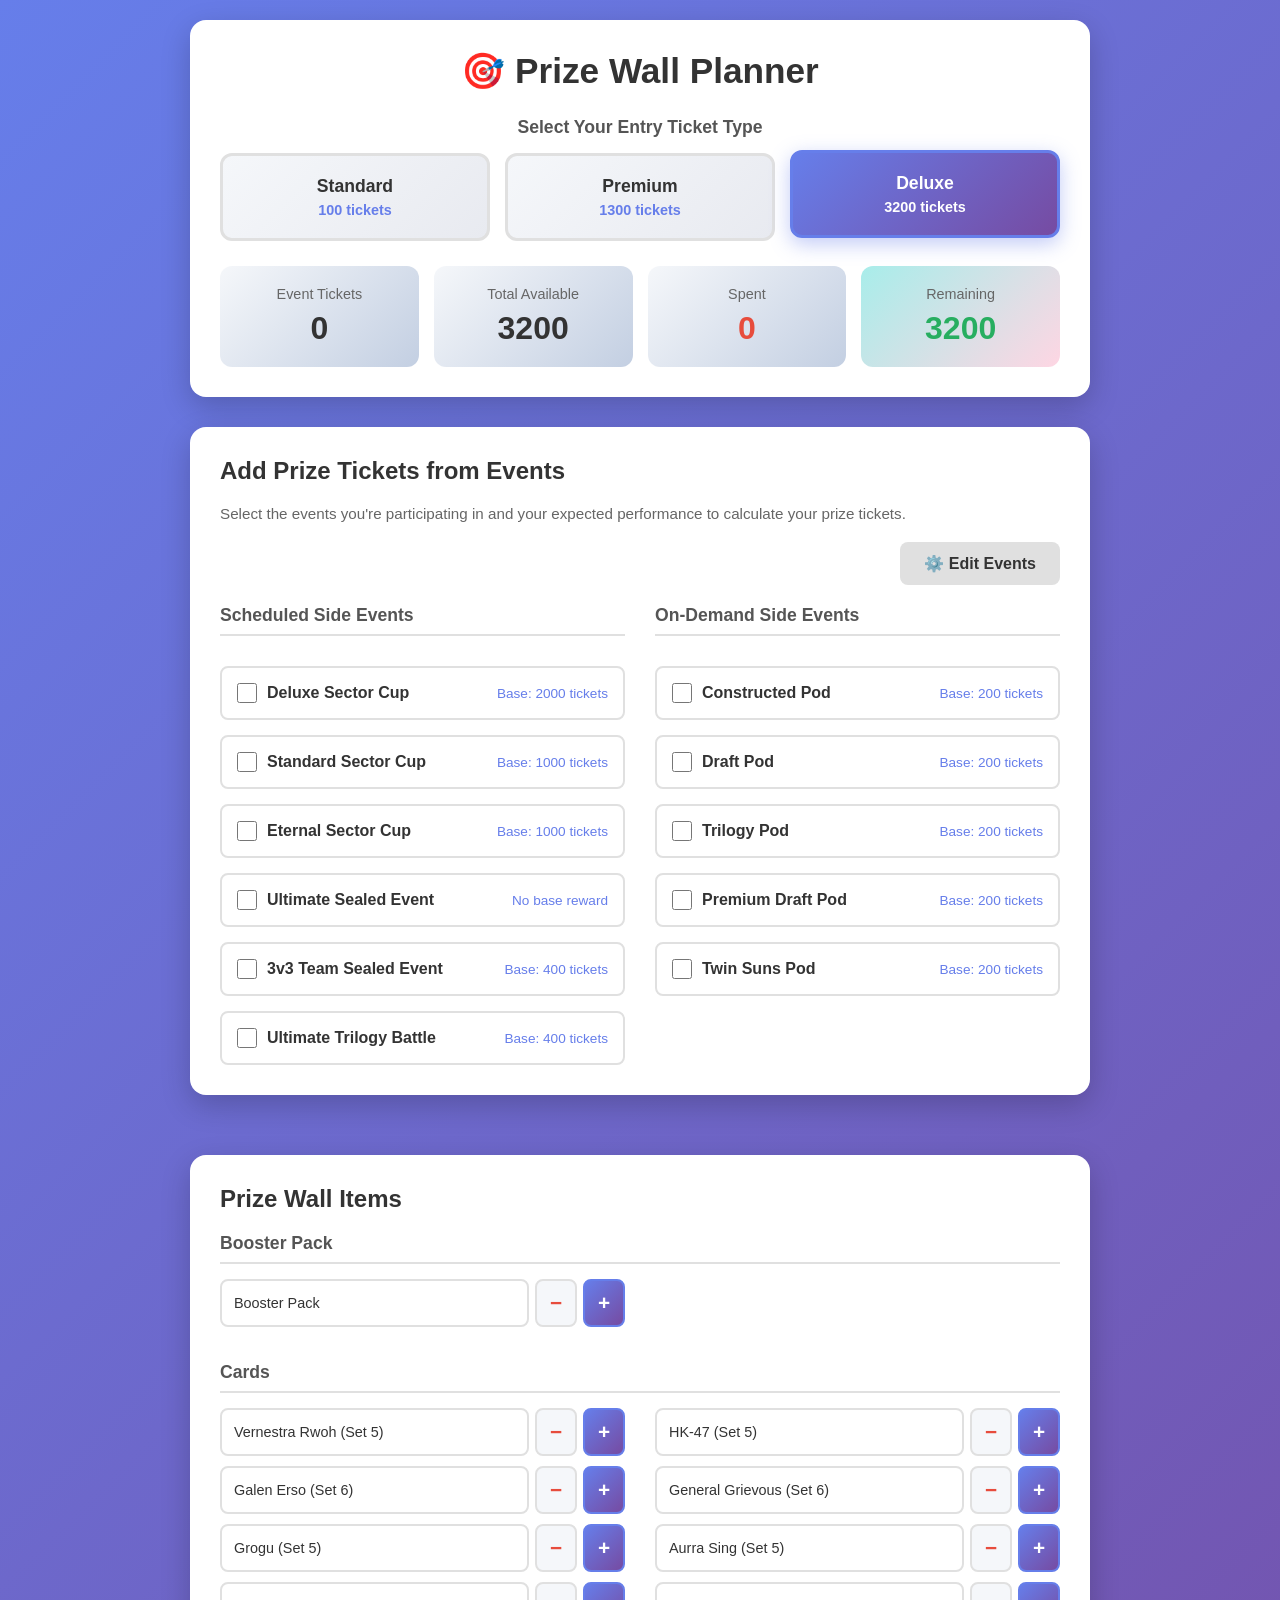
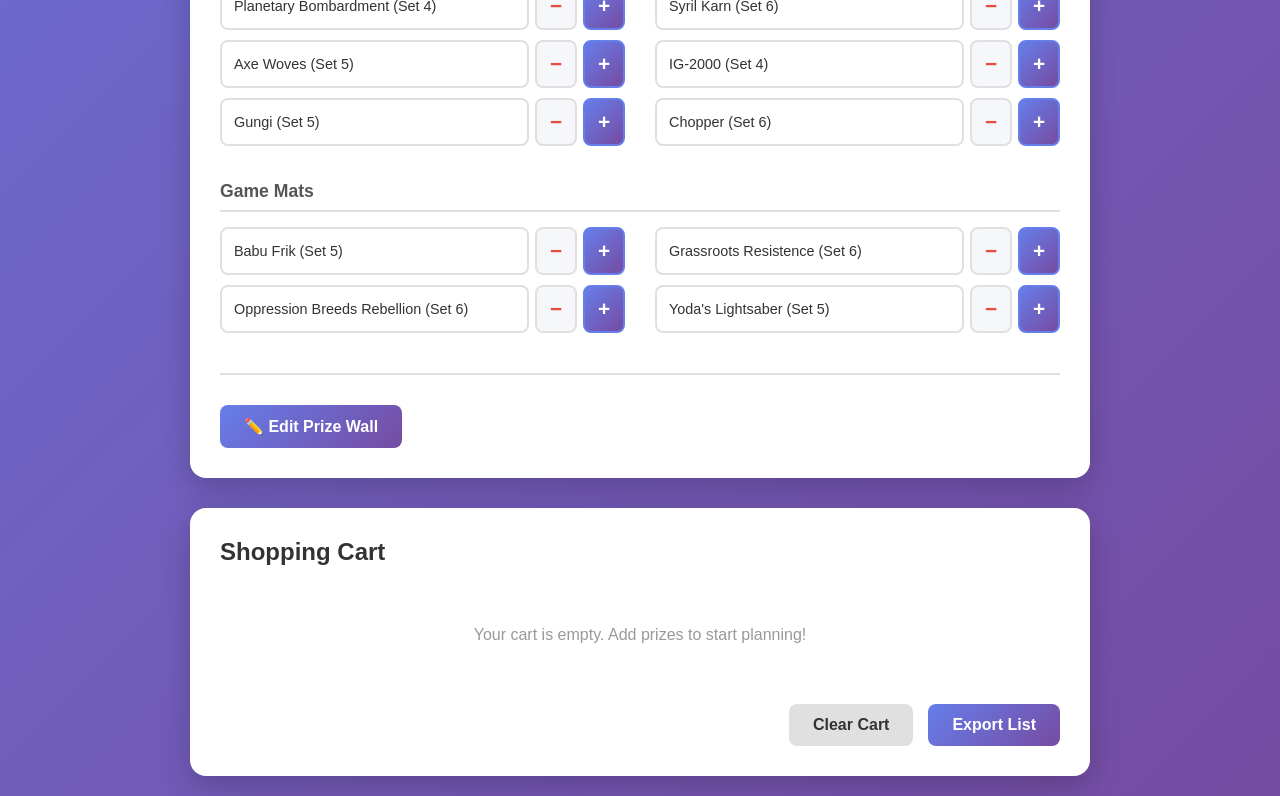
<file: index.html>
<!DOCTYPE html>
<html lang="en">
<head>
    <meta charset="UTF-8">
    <meta name="viewport" content="width=device-width, initial-scale=1.0">
    <title>Prize Wall Planner</title>
    <link rel="stylesheet" href="styles.css">
</head>
<body>
    <div class="container">
        <header>
            <h1>🎯 Prize Wall Planner</h1>
            
            <div class="entry-selection">
                <h3>Select Your Entry Ticket Type</h3>
                <div class="entry-options">
                    <label class="entry-option">
                        <input type="radio" name="entry" value="100" id="entry-standard">
                        <span class="entry-label">
                            <strong>Standard</strong>
                            <small>100 tickets</small>
                        </span>
                    </label>
                    <label class="entry-option">
                        <input type="radio" name="entry" value="1300" id="entry-premium">
                        <span class="entry-label">
                            <strong>Premium</strong>
                            <small>1300 tickets</small>
                        </span>
                    </label>
                    <label class="entry-option active">
                        <input type="radio" name="entry" value="3200" id="entry-deluxe" checked>
                        <span class="entry-label">
                            <strong>Deluxe</strong>
                            <small>3200 tickets</small>
                        </span>
                    </label>
                </div>
            </div>
            
            <div class="points-display">
                <div class="points-card">
                    <span class="label">Event Tickets</span>
                    <span class="value" id="eventTickets">0</span>
                </div>
                <div class="points-card">
                    <span class="label">Total Available</span>
                    <span class="value" id="startingPoints">3200</span>
                </div>
                <div class="points-card">
                    <span class="label">Spent</span>
                    <span class="value spent" id="spentPoints">0</span>
                </div>
                <div class="points-card remaining">
                    <span class="label">Remaining</span>
                    <span class="value" id="remainingPoints">3200</span>
                </div>
            </div>
        </header>

        <main>
            <section class="events-section">
                <h2>Add Prize Tickets from Events</h2>
                <p class="section-desc">Select the events you're participating in and your expected performance to calculate your prize tickets.</p>
                <div class="section-actions">
                    <a href="events-editor.html" class="btn btn-secondary">⚙️ Edit Events</a>
                </div>
                
                <div class="events-container" id="eventsContainer">
                    <!-- Events will be loaded dynamically -->
                </div>
            </section>

            <section class="predefined-prizes-section">
                <h2>Prize Wall Items</h2>
                <div id="prizesContainer" class="prize-categories">
                    <!-- Prizes will be loaded dynamically from CSV -->
                </div>
                
                <div class="csv-upload-section">
                    <a href="editor.html" class="btn btn-primary">✏️ Edit Prize Wall</a>
                </div>
            </section>

            <section class="cart-section">
                <h2>Shopping Cart</h2>
                <div id="cartEmpty" class="empty-state">
                    <p>Your cart is empty. Add prizes to start planning!</p>
                </div>
                <div id="cartItems" class="cart-items"></div>
                <div class="cart-actions">
                    <button id="clearCart" class="btn btn-secondary">Clear Cart</button>
                    <button id="exportCart" class="btn btn-primary">Export List</button>
                </div>
            </section>
        </main>
    </div>

    <script src="script.js"></script>
</body>
</html>
</file>
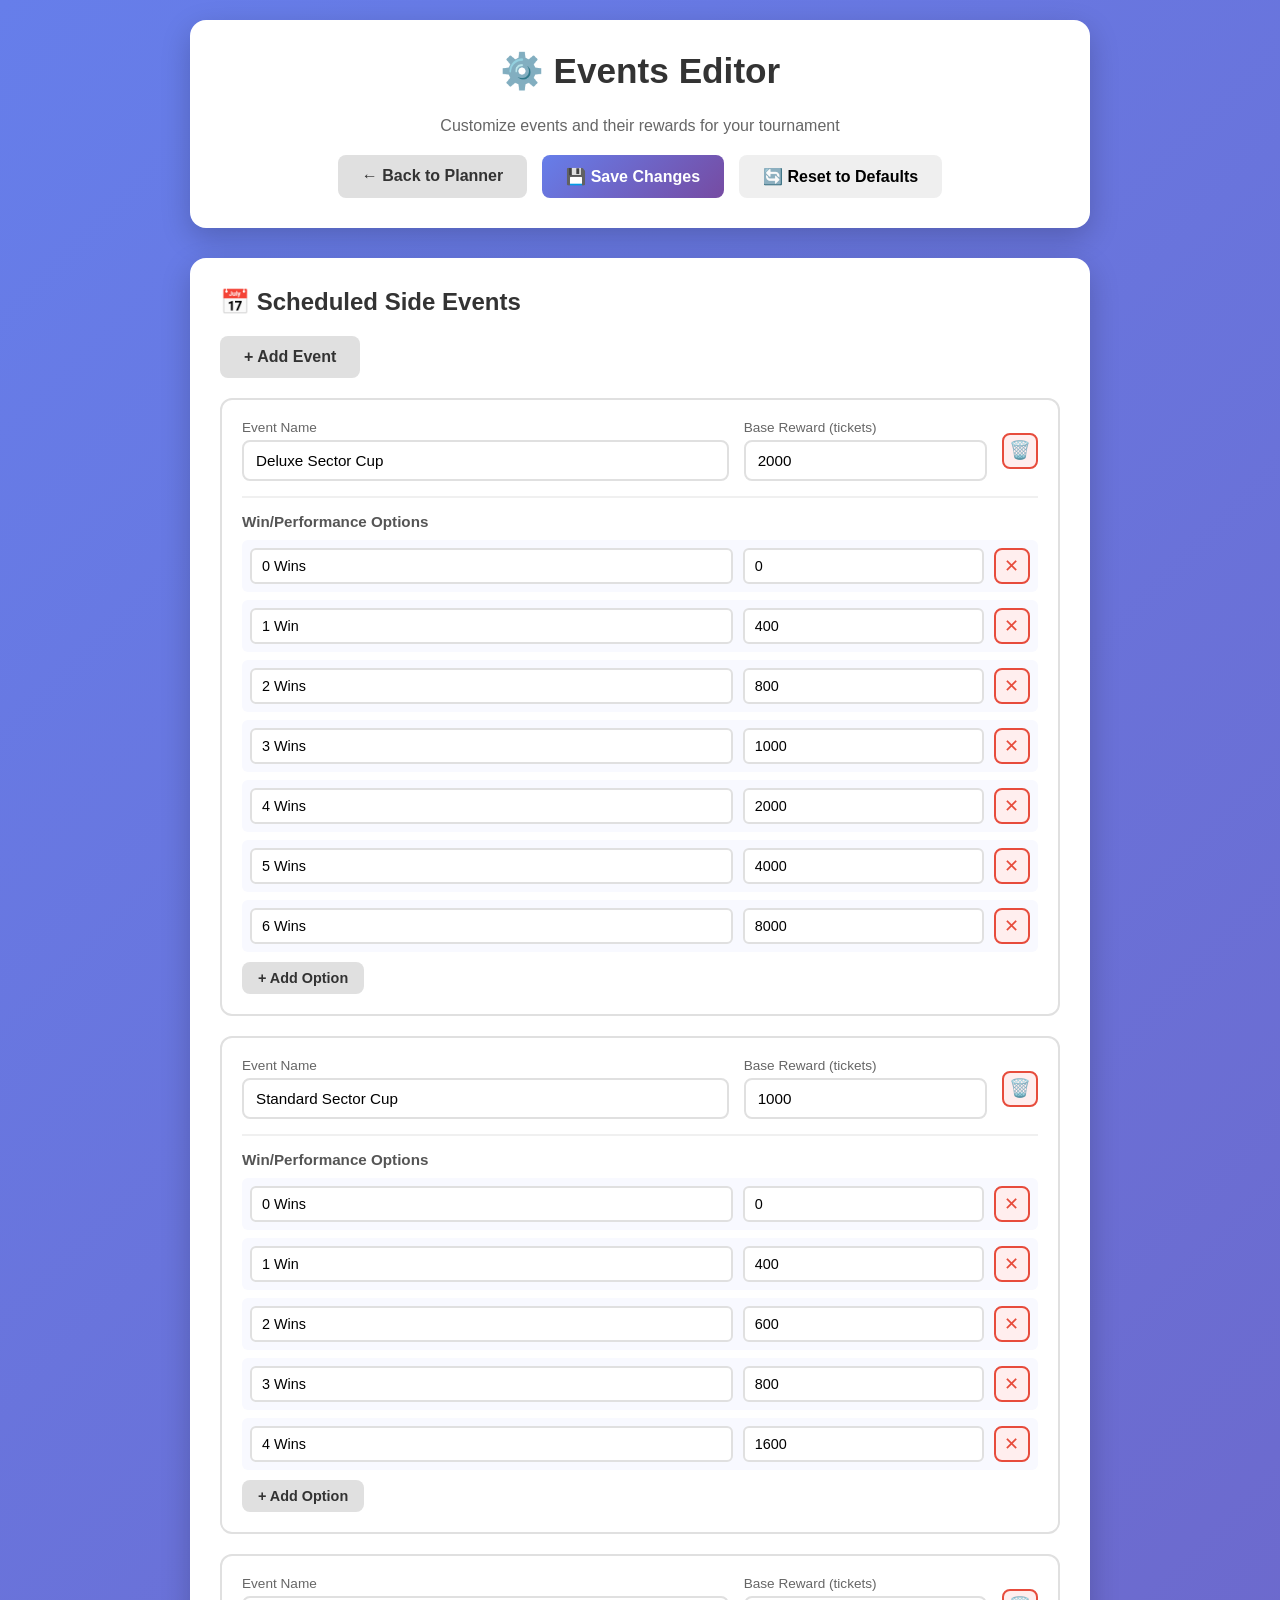
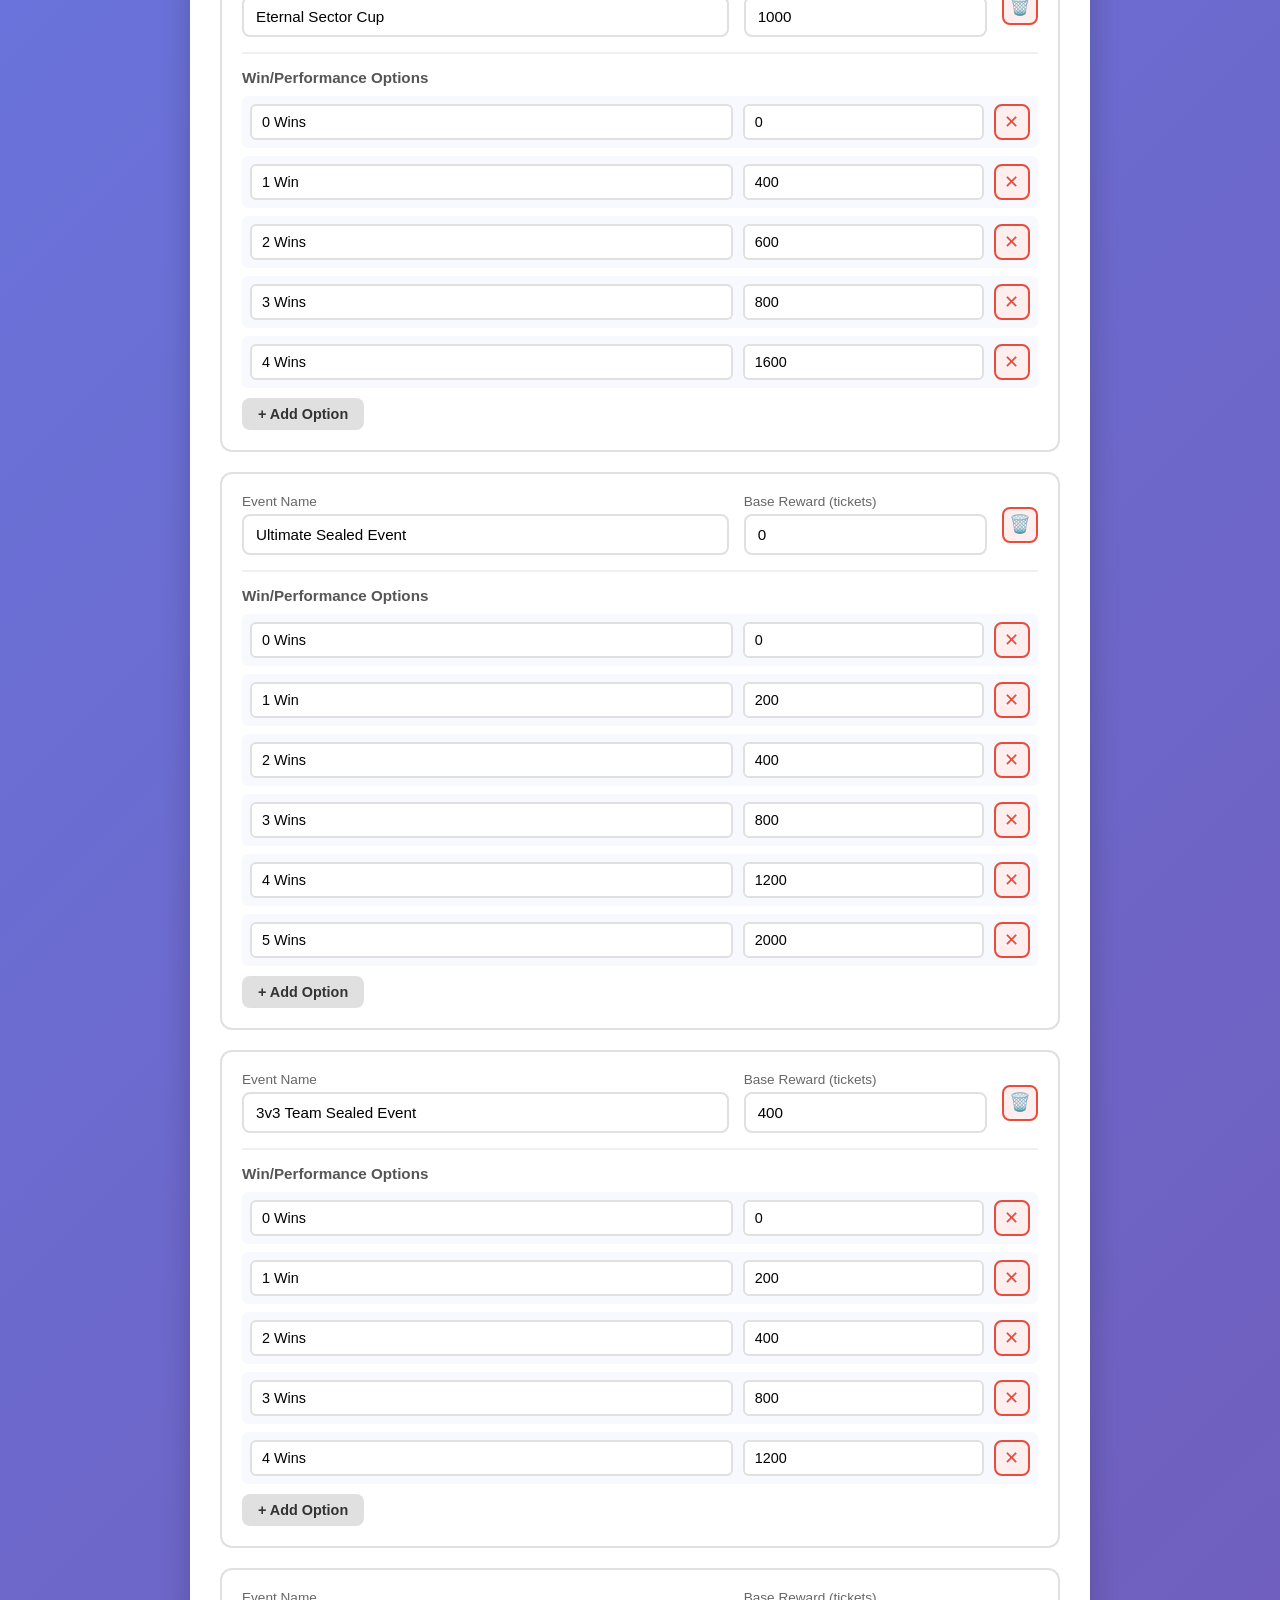
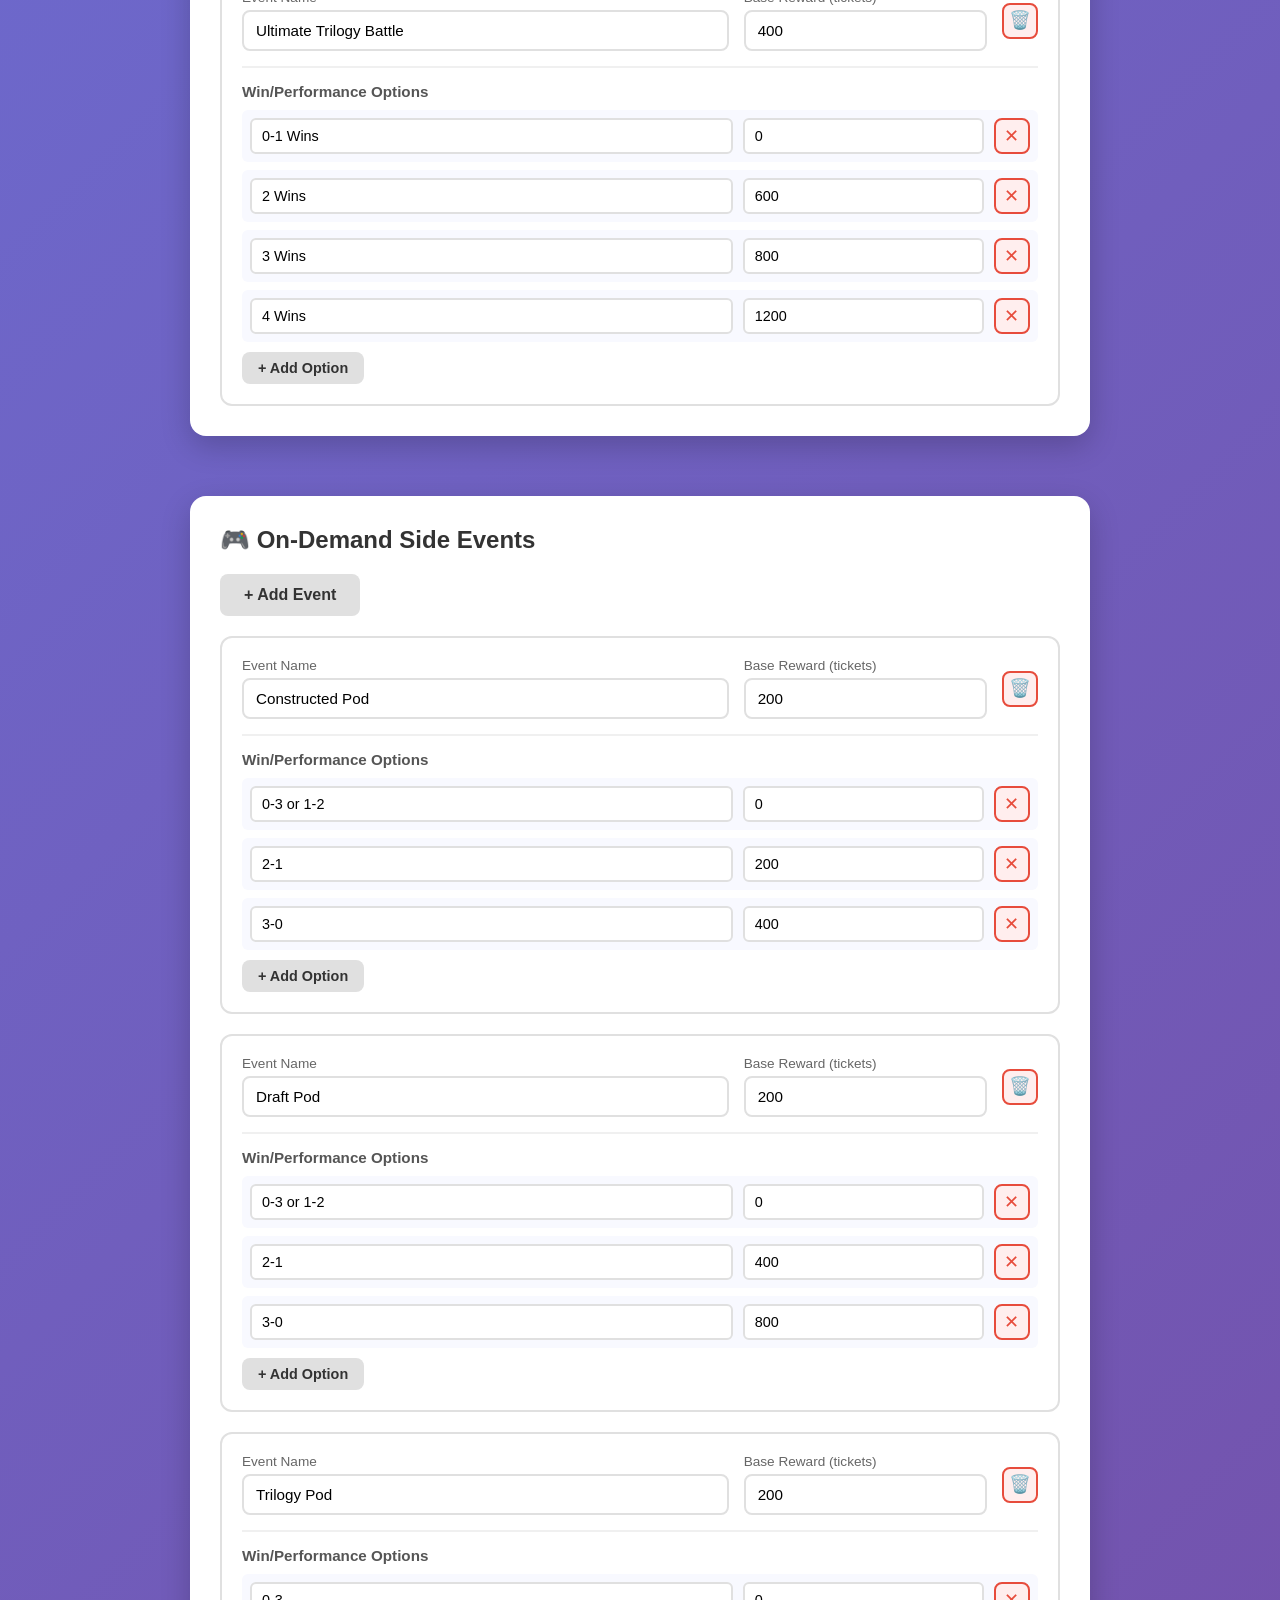
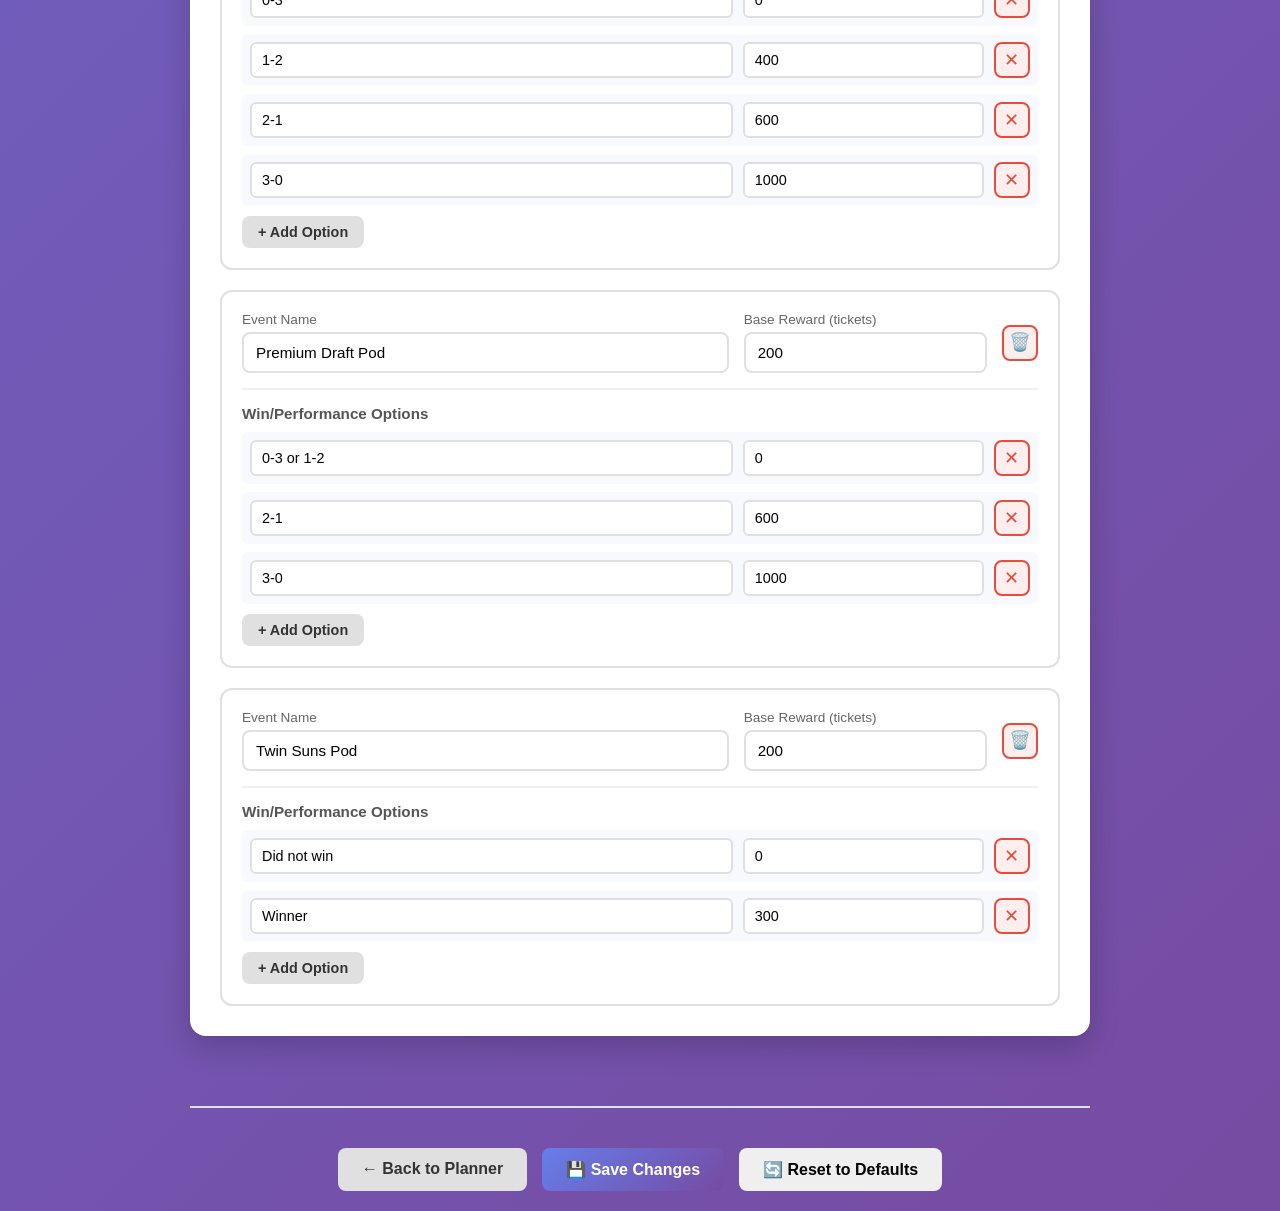
<file: events-editor.html>
<!DOCTYPE html>
<html lang="en">
<head>
    <meta charset="UTF-8">
    <meta name="viewport" content="width=device-width, initial-scale=1.0">
    <title>Events Editor</title>
    <link rel="stylesheet" href="styles.css">
    <link rel="stylesheet" href="prizes-editor.css">
    <link rel="stylesheet" href="events-editor.css">
</head>
<body>
    <div class="container">
        <header>
            <h1>⚙️ Events Editor</h1>
            <p class="header-desc">Customize events and their rewards for your tournament</p>
            <div class="editor-actions">
                <a href="index.html" class="btn btn-secondary">← Back to Planner</a>
                <button id="saveEventsBtn" class="btn btn-primary">💾 Save Changes</button>
                <button id="resetEventsBtn" class="btn btn-danger">🔄 Reset to Defaults</button>
            </div>
        </header>

        <main>
            <!-- Scheduled Side Events -->
            <section class="editor-section">
                <h2>📅 Scheduled Side Events</h2>
                <div class="editor-controls">
                    <button id="addScheduledBtn" class="btn btn-secondary">+ Add Event</button>
                </div>
                <div class="events-list" id="scheduledList">
                    <!-- Scheduled events will be loaded here -->
                </div>
            </section>

            <!-- On-Demand Side Events -->
            <section class="editor-section">
                <h2>🎮 On-Demand Side Events</h2>
                <div class="editor-controls">
                    <button id="addOnDemandBtn" class="btn btn-secondary">+ Add Event</button>
                </div>
                <div class="events-list" id="ondemandList">
                    <!-- On-demand events will be loaded here -->
                </div>
            </section>
        </main>

        <footer>
            <div class="editor-actions">
                <a href="index.html" class="btn btn-secondary">← Back to Planner</a>
                <button id="saveEventsBtn2" class="btn btn-primary">💾 Save Changes</button>
                <button id="resetEventsBtn2" class="btn btn-danger">🔄 Reset to Defaults</button>
            </div>
        </footer>
    </div>

    <script src="events-editor.js"></script>
</body>
</html>
</file>
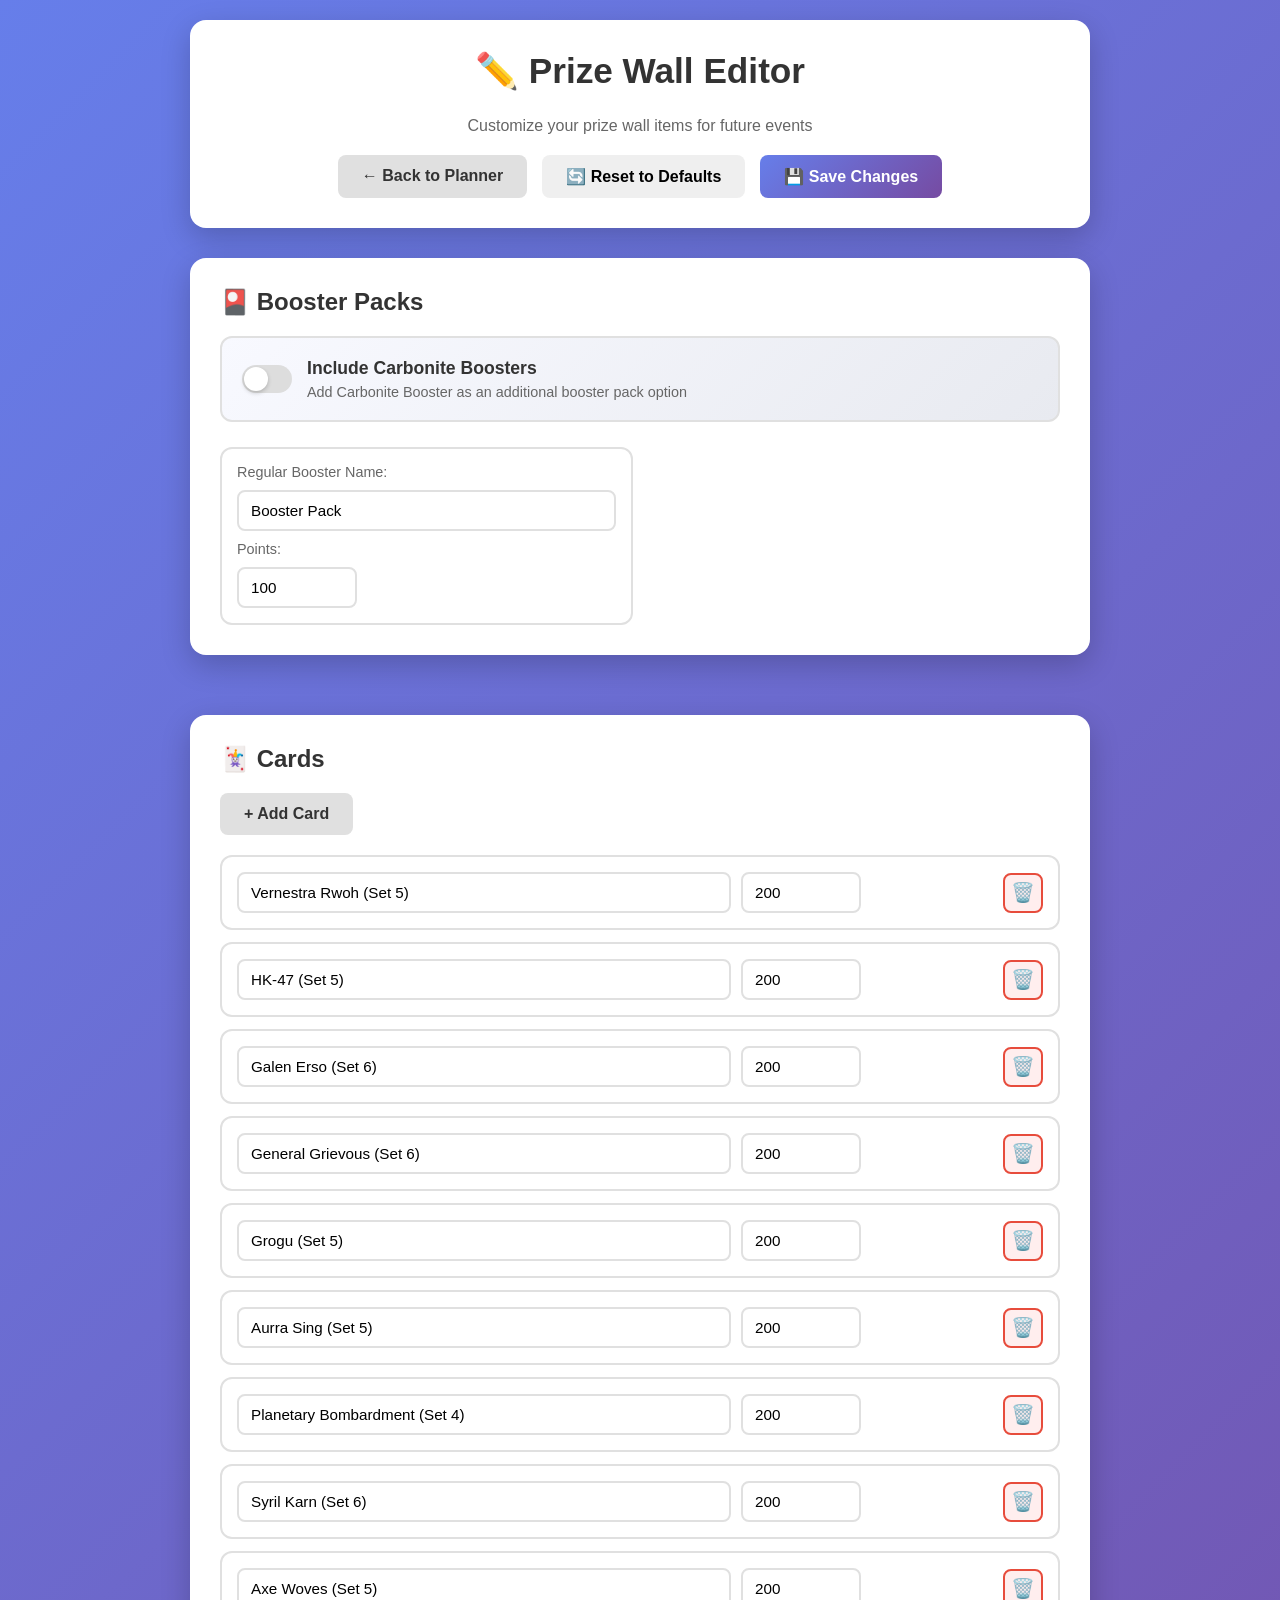
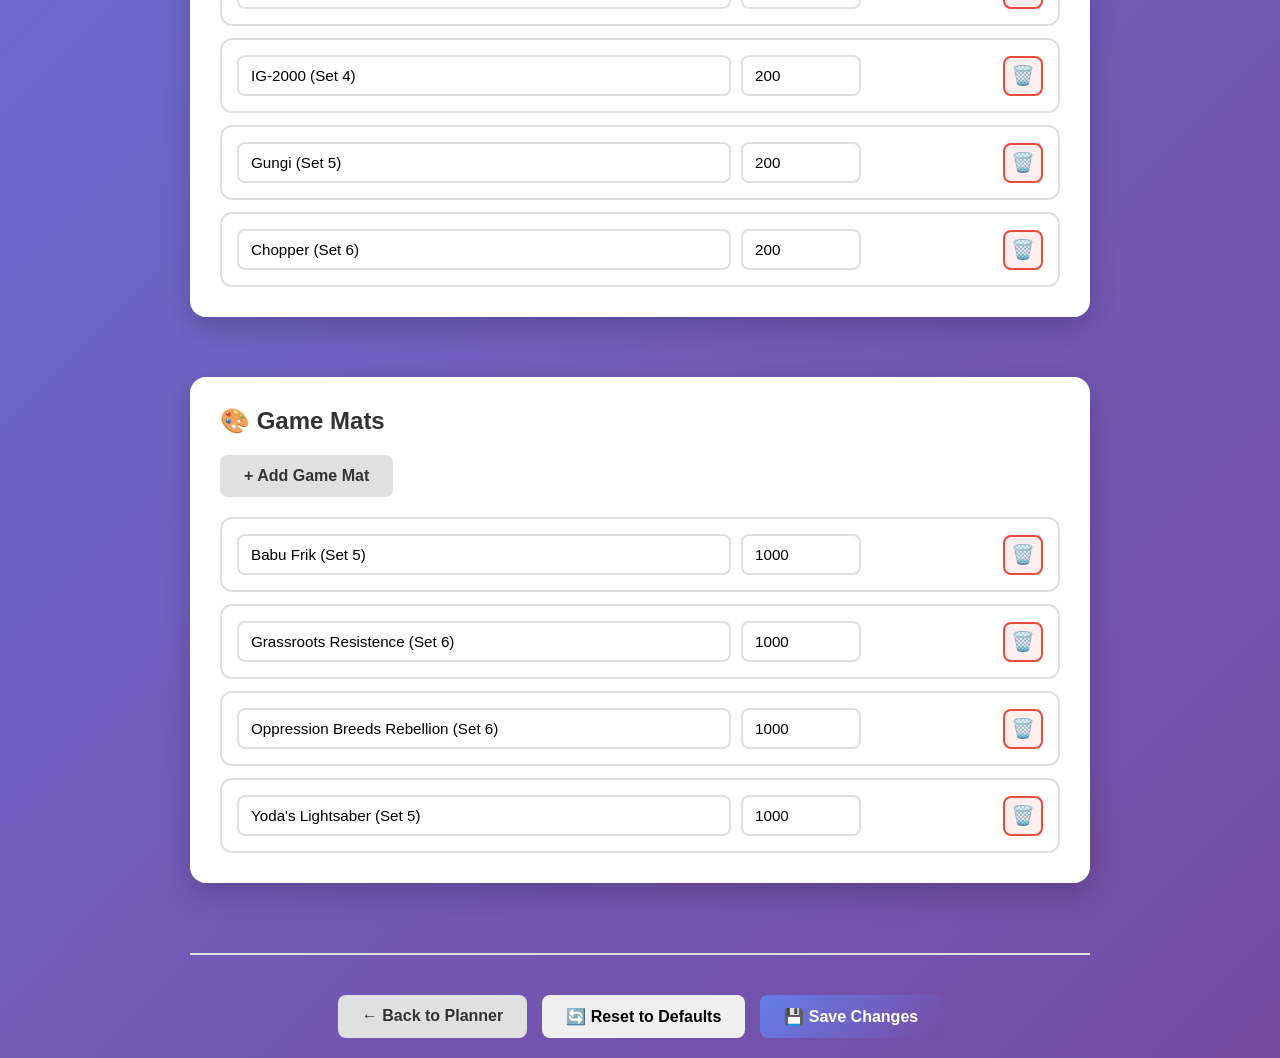
<file: prizes-editor.html>
<!DOCTYPE html>
<html lang="en">
<head>
    <meta charset="UTF-8">
    <meta name="viewport" content="width=device-width, initial-scale=1.0">
    <title>Prize Wall Editor</title>
    <link rel="stylesheet" href="styles.css">
    <link rel="stylesheet" href="prizes-editor.css">
</head>
<body>
    <div class="container">
        <header>
            <h1>✏️ Prize Wall Editor</h1>
            <p class="header-desc">Customize your prize wall items for future events</p>
            <div class="editor-actions">
                <a href="index.html" class="btn btn-secondary">← Back to Planner</a>
                <button id="resetEditorBtn" class="btn btn-danger">🔄 Reset to Defaults</button>
                <button id="saveEditorBtn" class="btn btn-primary">💾 Save Changes</button>
            </div>
        </header>

        <main>
            <!-- Booster Packs Section -->
            <section class="editor-section">
                <h2>🎴 Booster Packs</h2>
                <div class="booster-options">
                    <label class="toggle-option">
                        <input type="checkbox" id="carboniteBoosterToggle">
                        <span class="toggle-label">
                            <strong>Include Carbonite Boosters</strong>
                            <small>Add Carbonite Booster as an additional booster pack option</small>
                        </span>
                    </label>
                </div>
                
                <div class="booster-grid" id="boosterGrid">
                    <!-- Booster items will be loaded here -->
                </div>
            </section>

            <!-- Cards Section -->
            <section class="editor-section">
                <h2>🃏 Cards</h2>
                <div class="editor-controls">
                    <button id="addCardBtn" class="btn btn-secondary">+ Add Card</button>
                </div>
                <div class="items-list" id="cardsList">
                    <!-- Card items will be loaded here -->
                </div>
            </section>

            <!-- Game Mats Section -->
            <section class="editor-section">
                <h2>🎨 Game Mats</h2>
                <div class="editor-controls">
                    <button id="addMatBtn" class="btn btn-secondary">+ Add Game Mat</button>
                </div>
                <div class="items-list" id="matsList">
                    <!-- Mat items will be loaded here -->
                </div>
            </section>
        </main>

        <footer>
            <div class="editor-actions">
                <a href="index.html" class="btn btn-secondary">← Back to Planner</a>
                <button id="resetEditorBtn2" class="btn btn-danger">🔄 Reset to Defaults</button>
                <button id="saveEditorBtn2" class="btn btn-primary">💾 Save Changes</button>
            </div>
        </footer>
    </div>

    <script src="prizes-editor.js"></script>
</body>
</html>
</file>
<file: styles.css>
* {
    margin: 0;
    padding: 0;
    box-sizing: border-box;
}

body {
    font-family: -apple-system, BlinkMacSystemFont, 'Segoe UI', Roboto, Oxygen, Ubuntu, Cantarell, sans-serif;
    background: linear-gradient(135deg, #667eea 0%, #764ba2 100%);
    min-height: 100vh;
    padding: 20px;
}

@media (max-width: 768px) {
    body {
        padding: 10px;
    }
}

.container {
    max-width: 900px;
    margin: 0 auto;
}

header {
    background: white;
    border-radius: 16px;
    padding: 30px;
    margin-bottom: 30px;
    box-shadow: 0 10px 30px rgba(0, 0, 0, 0.2);
}

@media (max-width: 768px) {
    header {
        padding: 20px 15px;
        margin-bottom: 15px;
        border-radius: 12px;
    }
}

h1 {
    color: #333;
    margin-bottom: 25px;
    text-align: center;
    font-size: 2.2em;
}

@media (max-width: 768px) {
    h1 {
        font-size: 1.6em;
        margin-bottom: 20px;
    }
}

.entry-selection {
    margin-bottom: 25px;
}

.entry-selection h3 {
    font-size: 1.1em;
    color: #555;
    margin-bottom: 15px;
    text-align: center;
    border: none;
    padding: 0;
}

.entry-options {
    display: grid;
    grid-template-columns: repeat(3, 1fr);
    gap: 15px;
}

@media (max-width: 768px) {
    .entry-options {
        gap: 10px;
    }
}

.entry-option {
    position: relative;
    cursor: pointer;
    display: block;
}

.entry-option input[type="radio"] {
    position: absolute;
    opacity: 0;
    cursor: pointer;
}

.entry-label {
    display: flex;
    flex-direction: column;
    align-items: center;
    justify-content: center;
    padding: 20px;
    background: linear-gradient(135deg, #f5f7fa 0%, #e8eaf0 100%);
    border: 3px solid #e0e0e0;
    border-radius: 12px;
    transition: all 0.3s ease;
    min-height: 80px;
}

@media (max-width: 768px) {
    .entry-label {
        padding: 15px 10px;
        min-height: 70px;
        border-width: 2px;
    }
}

.entry-label strong {
    font-size: 1.1em;
    color: #333;
    margin-bottom: 5px;
}

.entry-label small {
    font-size: 0.9em;
    color: #667eea;
    font-weight: 600;
}

@media (max-width: 768px) {
    .entry-label strong {
        font-size: 0.95em;
    }
    
    .entry-label small {
        font-size: 0.8em;
    }
}

.entry-option input[type="radio"]:checked + .entry-label {
    background: linear-gradient(135deg, #667eea 0%, #764ba2 100%);
    border-color: #667eea;
    transform: translateY(-3px);
    box-shadow: 0 6px 20px rgba(102, 126, 234, 0.4);
}

.entry-option input[type="radio"]:checked + .entry-label strong,
.entry-option input[type="radio"]:checked + .entry-label small {
    color: white;
}

.entry-label:hover {
    border-color: #667eea;
    transform: translateY(-2px);
}

.points-display {
    display: grid;
    grid-template-columns: repeat(auto-fit, minmax(130px, 1fr));
    gap: 15px;
}

@media (max-width: 768px) {
    .points-display {
        grid-template-columns: repeat(2, 1fr);
        gap: 10px;
    }
}

.points-card {
    background: linear-gradient(135deg, #f5f7fa 0%, #c3cfe2 100%);
    padding: 20px;
    border-radius: 12px;
    text-align: center;
    transition: transform 0.3s ease;
}

@media (max-width: 768px) {
    .points-card {
        padding: 15px 10px;
    }
}

.points-card:hover {
    transform: translateY(-5px);
}

.points-card.remaining {
    background: linear-gradient(135deg, #a8edea 0%, #fed6e3 100%);
}

.points-card .label {
    display: block;
    font-size: 0.9em;
    color: #666;
    margin-bottom: 8px;
    font-weight: 500;
}

.points-card .value {
    display: block;
    font-size: 2em;
    font-weight: bold;
    color: #333;
}

@media (max-width: 768px) {
    .points-card .label {
        font-size: 0.8em;
        margin-bottom: 5px;
    }
    
    .points-card .value {
        font-size: 1.6em;
    }
}

.points-card .value.spent {
    color: #e74c3c;
}

main {
    display: grid;
    gap: 30px;
}

section {
    background: white;
    border-radius: 16px;
    padding: 30px;
    box-shadow: 0 10px 30px rgba(0, 0, 0, 0.2);
}

@media (max-width: 768px) {
    section {
        padding: 20px 15px;
        border-radius: 12px;
    }
}

h2 {
    color: #333;
    margin-bottom: 20px;
    font-size: 1.5em;
}

@media (max-width: 768px) {
    h2 {
        font-size: 1.3em;
        margin-bottom: 15px;
    }
}

h3 {
    color: #555;
    margin-bottom: 15px;
    font-size: 1.1em;
    padding-bottom: 8px;
    border-bottom: 2px solid #e0e0e0;
}

.section-desc {
    color: #666;
    margin-bottom: 20px;
    font-size: 0.95em;
}

.events-section {
    background: white;
    border-radius: 16px;
    padding: 30px;
    box-shadow: 0 10px 30px rgba(0, 0, 0, 0.2);
    margin-bottom: 30px;
}

@media (max-width: 768px) {
    .events-section {
        padding: 20px 15px;
        margin-bottom: 15px;
        border-radius: 12px;
    }

      .event-category h3 {
      margin-bottom: 0;
  }
}

.events-container {
    display: grid;
    grid-template-columns: repeat(auto-fit, minmax(400px, 1fr));
    gap: 30px;
}

@media (max-width: 768px) {
    .events-container {
        grid-template-columns: 1fr;
        gap: 30px;
    }
}

.event-category {
    display: flex;
    flex-direction: column;
    gap: 15px;
}

.event-item {
    border: 2px solid #e0e0e0;
    border-radius: 8px;
    padding: 15px;
    transition: all 0.3s ease;
}

.event-item:has(input:checked) {
    border-color: #667eea;
    background: #f8f9ff;
}

.event-header {
    display: flex;
    align-items: center;
    gap: 10px;
}

.event-checkbox {
    width: 20px;
    height: 20px;
    cursor: pointer;
}

.event-header label {
    flex: 1;
    font-weight: 600;
    color: #333;
    cursor: pointer;
}

.base-tickets {
    font-size: 0.85em;
    color: #667eea;
    font-weight: 500;
}

.event-placement {
    margin-top: 12px;
    padding-top: 12px;
    border-top: 1px solid #e0e0e0;
    display: flex;
    align-items: center;
    gap: 10px;
}

.event-placement label {
    font-size: 0.9em;
    color: #666;
    font-weight: 500;
}

.wins-select {
    flex: 1;
    padding: 8px 12px;
    border: 2px solid #e0e0e0;
    border-radius: 6px;
    font-size: 0.9em;
    background: white;
    cursor: pointer;
    transition: border-color 0.3s ease;
}

.wins-select:focus {
    outline: none;
    border-color: #667eea;
}

.prize-categories {
    display: flex;
    flex-direction: column;
    gap: 25px;
}

.prize-category {
    margin-bottom: 10px;
}

.prize-grid {
    display: grid;
    grid-template-columns: repeat(2, 1fr);
    row-gap: 10px;
    column-gap: 30px;
}

@media (max-width: 768px) {
    .prize-grid {
        grid-template-columns: 1fr;
        gap: 8px;
    }
}

.prize-item {
    display: flex;
    gap: 6px;
    align-items: stretch;
}

.prize-name {
    flex: 1;
    padding: 10px 12px;
    background: white;
    border: 2px solid #e0e0e0;
    border-radius: 8px;
    font-size: 0.9em;
    font-weight: 500;
    color: #333;
    display: flex;
    align-items: center;
}

@media (max-width: 768px) {
    .prize-name {
        padding: 12px;
        font-size: 0.95em;
    }
}

.prize-btn {
    width: 42px;
    padding: 10px;
    background: linear-gradient(135deg, #f5f7fa 0%, #c3cfe2 100%);
    border: 2px solid #e0e0e0;
    border-radius: 8px;
    cursor: pointer;
    font-size: 1.3em;
    font-weight: bold;
    color: #667eea;
    transition: all 0.2s ease;
}

@media (max-width: 768px) {
    .prize-btn {
        width: 44px;
        min-height: 44px;
        padding: 0;
        font-size: 1.4em;
        display: flex;
        align-items: center;
        justify-content: center;
    }
}

.prize-btn:hover {
    transform: translateY(-2px);
    box-shadow: 0 4px 12px rgba(102, 126, 234, 0.3);
}

.prize-btn:active {
    transform: translateY(0);
}

.prize-btn-plus {
    background: linear-gradient(135deg, #667eea 0%, #764ba2 100%);
    color: white;
    border-color: #667eea;
}

.prize-btn-plus:hover {
    background: linear-gradient(135deg, #5568d3 0%, #653a8b 100%);
}

.prize-btn-minus {
    background: #f5f7fa;
    color: #e74c3c;
    border-color: #e0e0e0;
}

.prize-btn-minus:hover {
    background: #e74c3c;
    color: white;
    border-color: #e74c3c;
}

.form-group {
    margin-bottom: 20px;
}

.form-group label {
    display: block;
    margin-bottom: 8px;
    color: #555;
    font-weight: 500;
}

.form-group input {
    width: 100%;
    padding: 12px;
    border: 2px solid #e0e0e0;
    border-radius: 8px;
    font-size: 1em;
    transition: border-color 0.3s ease;
}

.form-group input:focus {
    outline: none;
    border-color: #667eea;
}

.btn {
    padding: 12px 24px;
    border: none;
    border-radius: 8px;
    font-size: 1em;
    font-weight: 600;
    cursor: pointer;
    transition: all 0.3s ease;
    text-decoration: none;
    display: inline-block;
    text-align: center;
}

.btn-primary {
    background: linear-gradient(135deg, #667eea 0%, #764ba2 100%);
    color: white;
}

.btn-primary:hover {
    transform: translateY(-2px);
    box-shadow: 0 5px 15px rgba(102, 126, 234, 0.4);
}

.btn-secondary {
    background: #e0e0e0;
    color: #333;
}

.btn-secondary:hover {
    background: #d0d0d0;
}

.empty-state {
    text-align: center;
    padding: 40px;
    color: #999;
}

.cart-items {
    display: none;
}

.cart-items.has-items {
    display: block;
}

.cart-item {
    display: flex;
    justify-content: space-between;
    align-items: center;
    padding: 15px;
    border: 2px solid #f0f0f0;
    border-radius: 8px;
    margin-bottom: 10px;
    transition: all 0.3s ease;
}

@media (max-width: 768px) {
    .cart-item {
        flex-direction: column;
        align-items: stretch;
        gap: 12px;
    }
}

.cart-item:hover {
    border-color: #667eea;
    background: #f8f9ff;
}

.cart-item-info {
    flex: 1;
}

.cart-item-name {
    font-weight: 600;
    color: #333;
    margin-bottom: 5px;
}

.cart-item-details {
    font-size: 0.9em;
    color: #666;
}

.cart-item-points {
    font-size: 1.2em;
    font-weight: bold;
    color: #667eea;
    margin: 0 20px;
}

@media (max-width: 768px) {
    .cart-item-points {
        margin: 0;
        font-size: 1.1em;
    }
}

.cart-item-remove {
    background: #e74c3c;
    color: white;
    border: none;
    padding: 8px 16px;
    border-radius: 6px;
    cursor: pointer;
    transition: background 0.3s ease;
}

@media (max-width: 768px) {
    .cart-item-remove {
        padding: 12px;
        width: 100%;
        font-size: 1em;
    }
}

.cart-item-remove:hover {
    background: #c0392b;
}

.cart-actions {
    display: flex;
    gap: 15px;
    margin-top: 20px;
    justify-content: flex-end;
}

@media (max-width: 768px) {
    .cart-actions {
        flex-direction: column;
        gap: 10px;
    }
}

.alert {
    padding: 15px;
    border-radius: 8px;
    margin-bottom: 20px;
    font-weight: 500;
}

.alert-warning {
    background: #fff3cd;
    color: #856404;
    border: 2px solid #ffc107;
}

.alert-danger {
    background: #f8d7da;
    color: #721c24;
    border: 2px solid #dc3545;
}

@media (max-width: 768px) {
    .cart-actions button {
        width: 100%;
        min-height: 44px;
        font-size: 1em;
    }
    
    .wins-select {
        padding: 12px;
        font-size: 1em;
    }
    
    .event-checkbox {
        width: 24px;
        height: 24px;
    }
    
    .btn {
        min-height: 44px;
        padding: 12px;
    }
    
    h3 {
        font-size: 1em;
    }
    
    .section-desc {
        font-size: 0.9em;
    }
}

/* CSV Upload Section */
.csv-upload-section {
    margin-top: 30px;
    padding-top: 30px;
    border-top: 2px solid #e0e0e0;
}

.section-actions {
    margin-bottom: 20px;
    display: flex;
    justify-content: flex-end;
}

.csv-upload-section h3 {
    color: #555;
    margin-bottom: 10px;
    font-size: 1.1em;
    padding-bottom: 0;
    border-bottom: none;
}

.csv-upload-controls {
    display: flex;
    gap: 10px;
    margin-bottom: 15px;
    flex-wrap: wrap;
}

.csv-format-info {
    font-size: 0.85em;
    color: #666;
    font-style: italic;
    margin: 0;
}

@media (max-width: 768px) {
    .csv-upload-section {
        margin-top: 20px;
        padding-top: 20px;
    }
    
    .csv-upload-controls {
        flex-direction: column;
    }
    
    .csv-upload-controls .btn {
        width: 100%;
    }
}
</file>
<file: prizes-editor.css>
/* Editor-specific styles */

.header-desc {
    text-align: center;
    color: #666;
    margin-bottom: 20px;
    font-size: 1em;
}

.editor-actions {
    margin-top: 10px;
    display: flex;
    gap: 15px;
    justify-content: center;
    flex-wrap: wrap;
}

footer {
    margin-top: 40px;
    padding-top: 30px;
    border-top: 2px solid #e0e0e0;
}

.editor-section {
    margin-bottom: 30px;
}

.editor-controls {
    margin-bottom: 20px;
}

/* Booster Options */
.booster-options {
    margin-bottom: 25px;
    padding: 20px;
    background: linear-gradient(135deg, #f8f9ff 0%, #e8eaf0 100%);
    border-radius: 12px;
    border: 2px solid #e0e0e0;
}

.toggle-option {
    display: flex;
    align-items: center;
    gap: 15px;
    cursor: pointer;
}

.toggle-option input[type="checkbox"] {
    width: 50px;
    height: 28px;
    appearance: none;
    background: #ddd;
    border-radius: 14px;
    position: relative;
    cursor: pointer;
    transition: background 0.3s ease;
}

.toggle-option input[type="checkbox"]:checked {
    background: #667eea;
}

.toggle-option input[type="checkbox"]::before {
    content: '';
    position: absolute;
    width: 24px;
    height: 24px;
    border-radius: 50%;
    background: white;
    top: 2px;
    left: 2px;
    transition: transform 0.3s ease;
    box-shadow: 0 2px 4px rgba(0, 0, 0, 0.2);
}

.toggle-option input[type="checkbox"]:checked::before {
    transform: translateX(22px);
}

.toggle-label {
    display: flex;
    flex-direction: column;
    gap: 5px;
}

.toggle-label strong {
    color: #333;
    font-size: 1.1em;
}

.toggle-label small {
    color: #666;
    font-size: 0.9em;
}

.booster-grid {
    display: grid;
    grid-template-columns: repeat(auto-fill, minmax(280px, 1fr));
    gap: 15px;
}

/* Items List */
.items-list {
    display: flex;
    flex-direction: column;
    gap: 12px;
}

.item-card {
    background: white;
    border: 2px solid #e0e0e0;
    border-radius: 12px;
    padding: 15px;
    display: grid;
    grid-template-columns: 1fr auto;
    gap: 15px;
    align-items: center;
    transition: all 0.3s ease;
}

.item-card:hover {
    border-color: #667eea;
    transform: translateX(5px);
}

.item-info {
    display: grid;
    grid-template-columns: 2fr 1fr;
    gap: 10px;
    align-items: center;
}

.item-name-input,
.item-points-input {
    padding: 10px 12px;
    border: 2px solid #e0e0e0;
    border-radius: 8px;
    font-size: 0.95em;
    transition: border-color 0.3s ease;
}

.item-name-input:focus,
.item-points-input:focus {
    outline: none;
    border-color: #667eea;
}

.item-points-input {
    max-width: 120px;
}

.item-actions {
    display: flex;
    gap: 8px;
}

.btn-icon {
    width: 40px;
    height: 40px;
    padding: 0;
    display: flex;
    align-items: center;
    justify-content: center;
    font-size: 1.2em;
    border: 2px solid #e0e0e0;
    background: white;
    border-radius: 8px;
    cursor: pointer;
    transition: all 0.2s ease;
}

.btn-icon:hover {
    transform: translateY(-2px);
    box-shadow: 0 4px 12px rgba(0, 0, 0, 0.15);
}

.btn-delete {
    background: #fee;
    border-color: #e74c3c;
    color: #e74c3c;
}

.btn-delete:hover {
    background: #e74c3c;
    color: white;
}

/* Booster Item Card */
.booster-item {
    background: white;
    border: 2px solid #e0e0e0;
    border-radius: 12px;
    padding: 15px;
    display: flex;
    flex-direction: column;
    gap: 10px;
}

.booster-item label {
    font-size: 0.9em;
    color: #666;
    font-weight: 500;
}

.booster-item input {
    padding: 10px 12px;
    border: 2px solid #e0e0e0;
    border-radius: 8px;
    font-size: 0.95em;
}

.booster-item input:focus {
    outline: none;
    border-color: #667eea;
}

/* Success message */
.save-success {
    position: fixed;
    top: 20px;
    right: 20px;
    background: #27ae60;
    color: white;
    padding: 15px 25px;
    border-radius: 8px;
    box-shadow: 0 4px 12px rgba(0, 0, 0, 0.2);
    animation: slideIn 0.3s ease;
    z-index: 1000;
}

@keyframes slideIn {
    from {
        transform: translateX(400px);
        opacity: 0;
    }
    to {
        transform: translateX(0);
        opacity: 1;
    }
}

/* Mobile Responsive */
@media (max-width: 768px) {
    .editor-actions {
        flex-direction: column;
    }
    
    .editor-actions .btn {
        width: 100%;
    }
    
    .item-info {
        grid-template-columns: 1fr;
    }
    
    .item-card {
        grid-template-columns: 1fr;
    }
    
    .item-actions {
        justify-content: flex-end;
    }
    
    .booster-grid {
        grid-template-columns: 1fr;
    }
    
    .toggle-option {
        flex-direction: column;
        align-items: flex-start;
        gap: 10px;
    }
    
    .item-points-input {
        max-width: 100%;
    }
}
</file>
<file: events-editor.css>
/* Events Editor Styles */

.events-list {
    display: flex;
    flex-direction: column;
    gap: 20px;
}

.event-card {
    background: white;
    border: 2px solid #e0e0e0;
    border-radius: 12px;
    padding: 20px;
    transition: all 0.3s ease;
}

.event-card:hover {
    border-color: #667eea;
}

.event-card-header {
    display: grid;
    grid-template-columns: 2fr 1fr auto;
    gap: 15px;
    margin-bottom: 15px;
    align-items: center;
}

.event-input-group {
    display: flex;
    flex-direction: column;
    gap: 5px;
}

.event-input-group label {
    font-size: 0.85em;
    color: #666;
    font-weight: 500;
}

.event-input-group input {
    padding: 10px 12px;
    border: 2px solid #e0e0e0;
    border-radius: 8px;
    font-size: 0.95em;
    transition: border-color 0.3s ease;
}

.event-input-group input:focus {
    outline: none;
    border-color: #667eea;
}

.event-card-actions {
    display: flex;
    gap: 8px;
}

.win-options-section {
    border-top: 2px solid #f0f0f0;
    padding-top: 15px;
}

.win-options-section h4 {
    font-size: 0.95em;
    color: #555;
    margin-bottom: 10px;
}

.win-options-list {
    display: flex;
    flex-direction: column;
    gap: 8px;
}

.win-option-item {
    display: grid;
    grid-template-columns: 2fr 1fr auto;
    gap: 10px;
    align-items: center;
    padding: 8px;
    background: #f8f9ff;
    border-radius: 6px;
}

.win-option-item input {
    padding: 8px 10px;
    border: 2px solid #e0e0e0;
    border-radius: 6px;
    font-size: 0.9em;
}

.win-option-item input:focus {
    outline: none;
    border-color: #667eea;
}

.win-options-controls {
    margin-top: 10px;
}

.btn-small {
    padding: 8px 16px;
    font-size: 0.9em;
}

.btn-icon {
    width: 36px;
    height: 36px;
    padding: 0;
    display: flex;
    align-items: center;
    justify-content: center;
    font-size: 1.1em;
    border: 2px solid #e0e0e0;
    background: white;
    border-radius: 8px;
    cursor: pointer;
    transition: all 0.2s ease;
}

.btn-icon:hover {
    transform: translateY(-2px);
    box-shadow: 0 4px 12px rgba(0, 0, 0, 0.15);
}

.btn-delete {
    background: #fee;
    border-color: #e74c3c;
    color: #e74c3c;
}

.btn-delete:hover {
    background: #e74c3c;
    color: white;
}

/* Success message */
.save-success {
    position: fixed;
    top: 20px;
    right: 20px;
    background: #27ae60;
    color: white;
    padding: 15px 25px;
    border-radius: 8px;
    box-shadow: 0 4px 12px rgba(0, 0, 0, 0.2);
    animation: slideIn 0.3s ease;
    z-index: 1000;
}

@keyframes slideIn {
    from {
        transform: translateX(400px);
        opacity: 0;
    }
    to {
        transform: translateX(0);
        opacity: 1;
    }
}

/* Mobile Responsive */
@media (max-width: 768px) {
    .event-card-header {
        grid-template-columns: 1fr;
    }
    
    .event-card-actions {
        justify-content: flex-end;
    }
    
    .win-option-item {
        grid-template-columns: 1fr;
        gap: 8px;
    }
}
</file>
